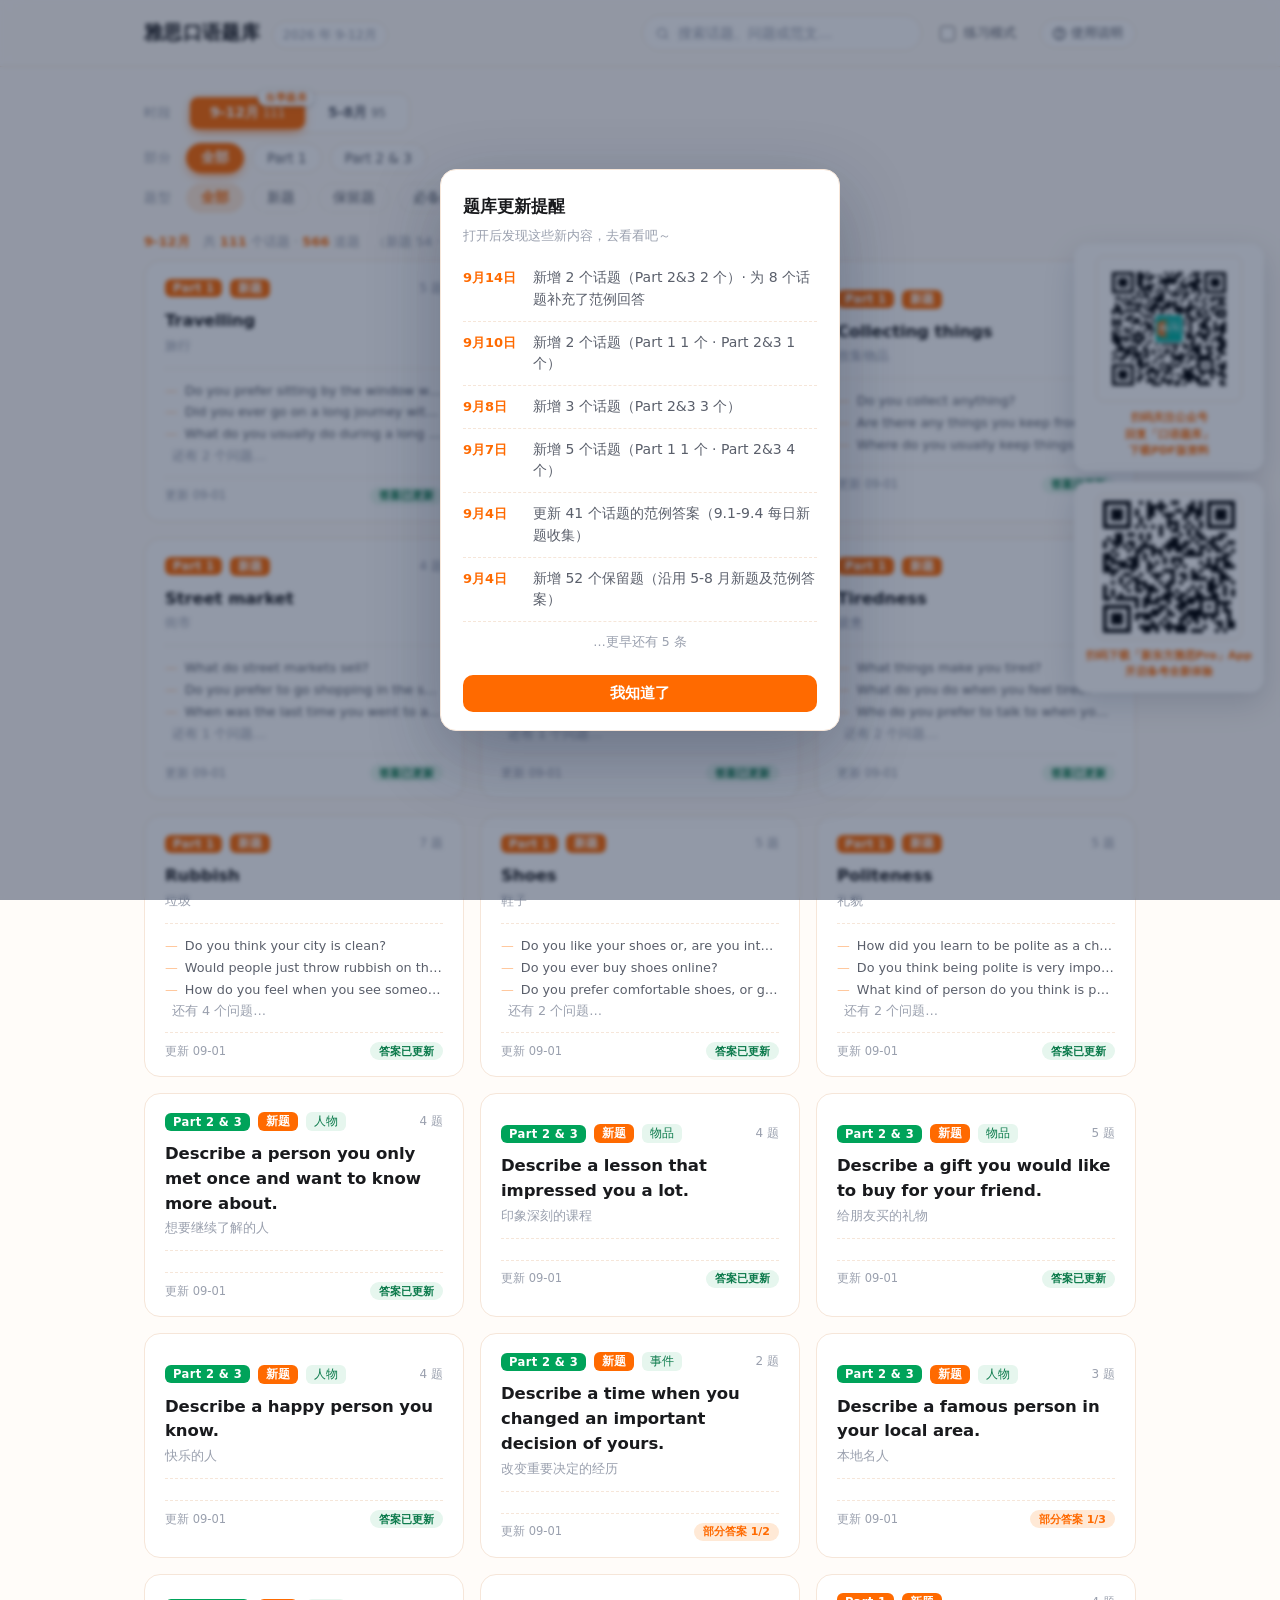
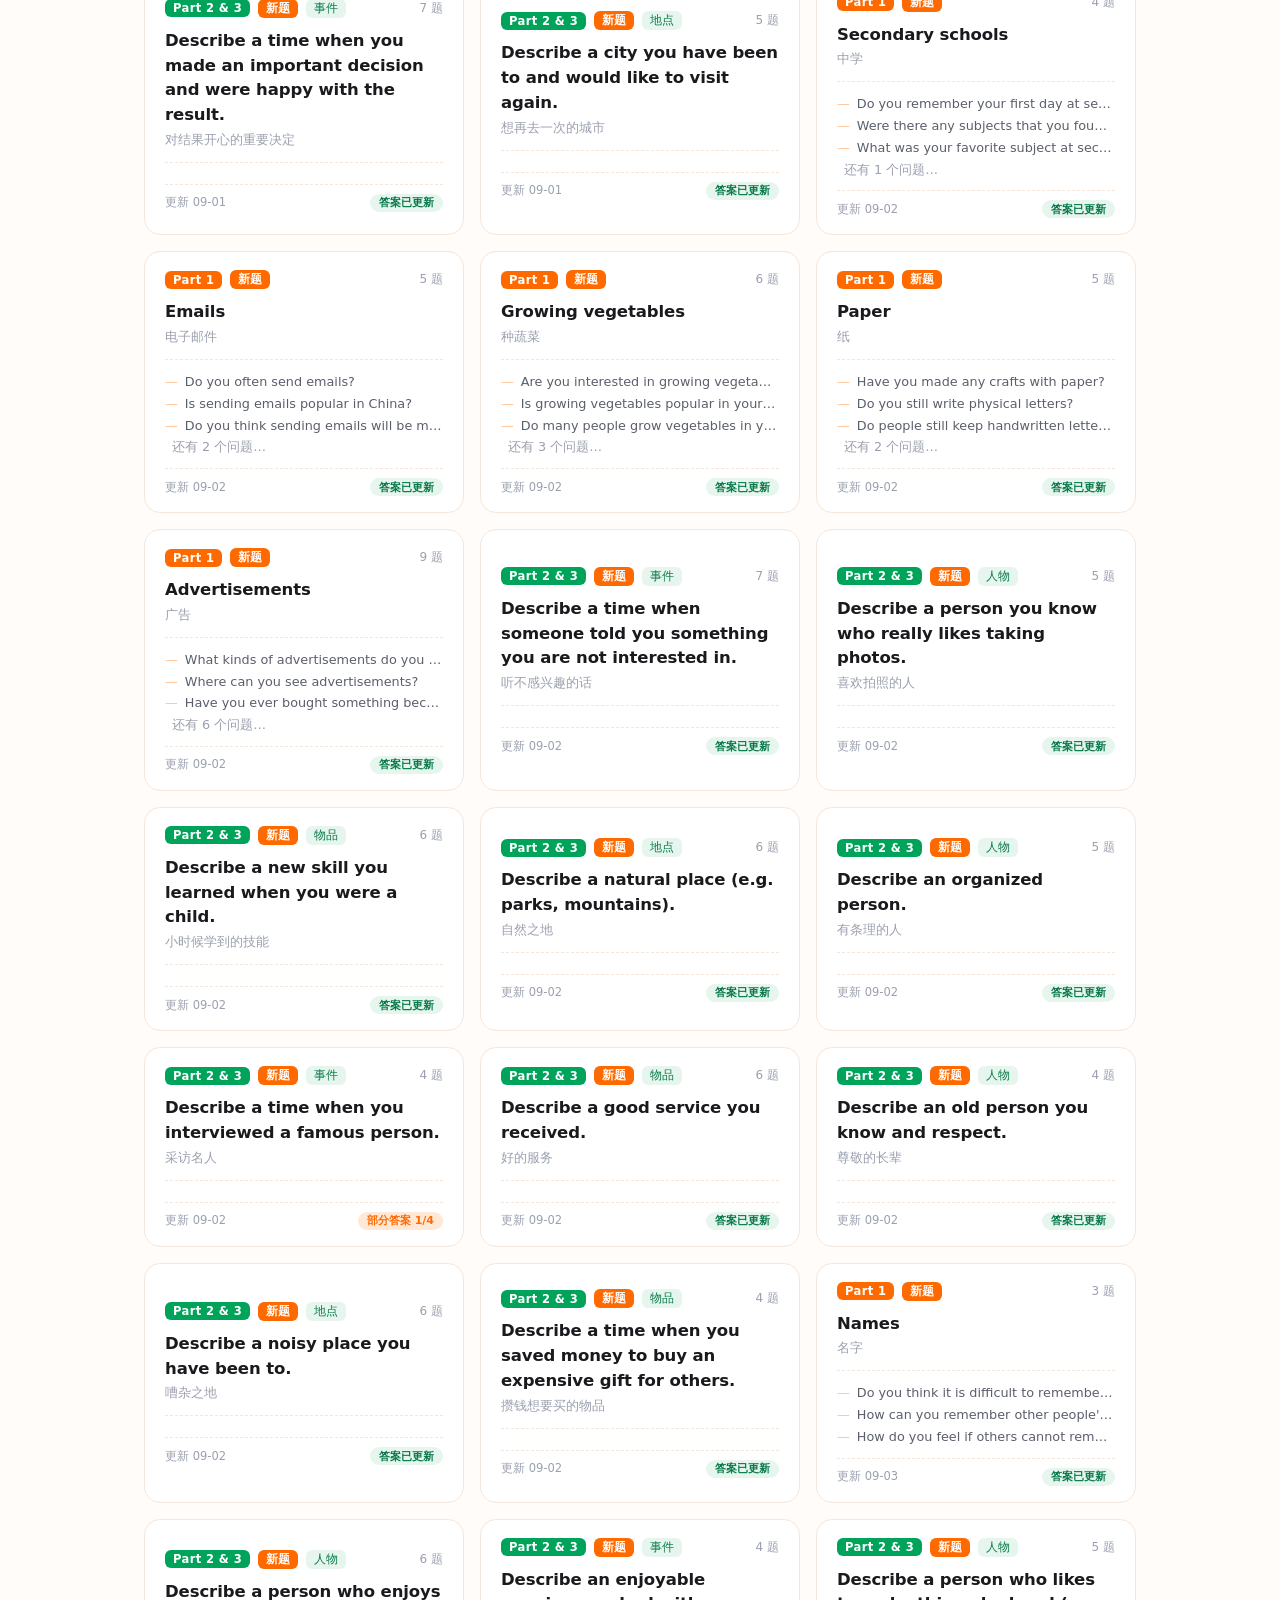
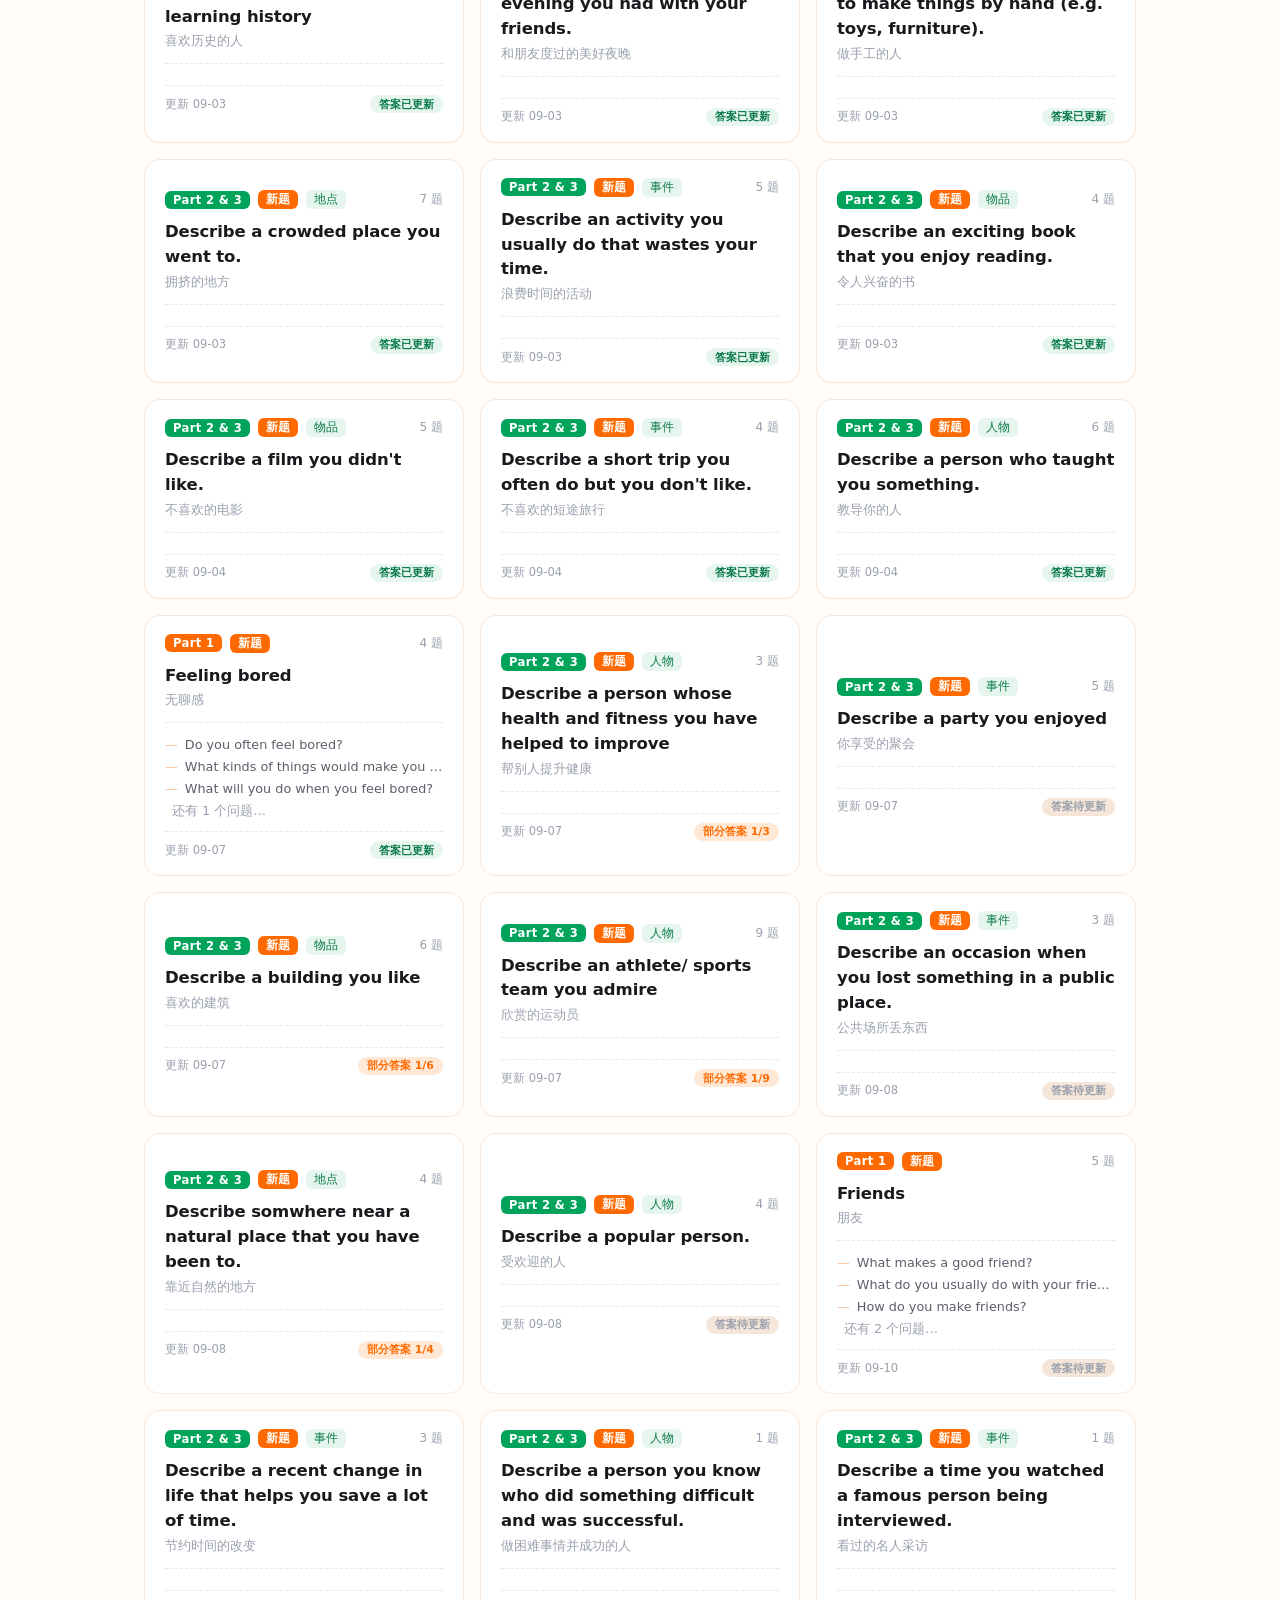
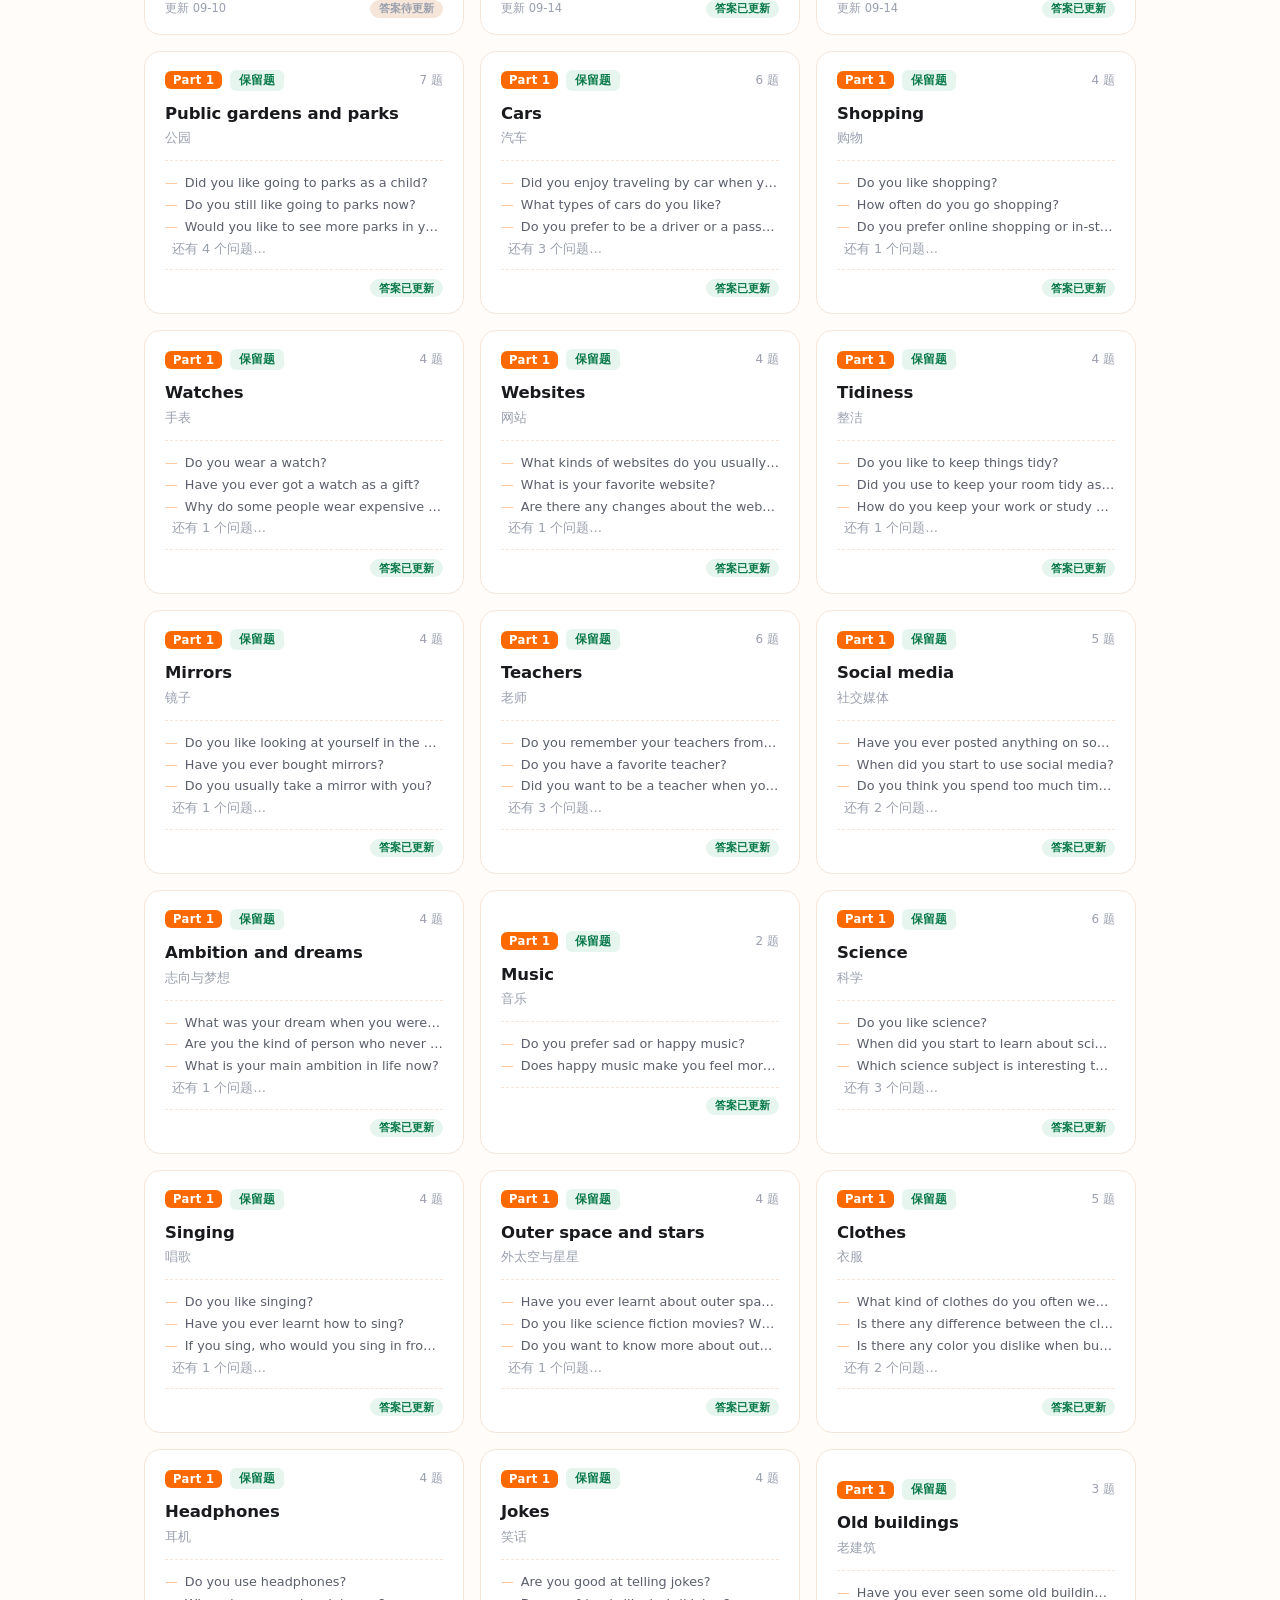
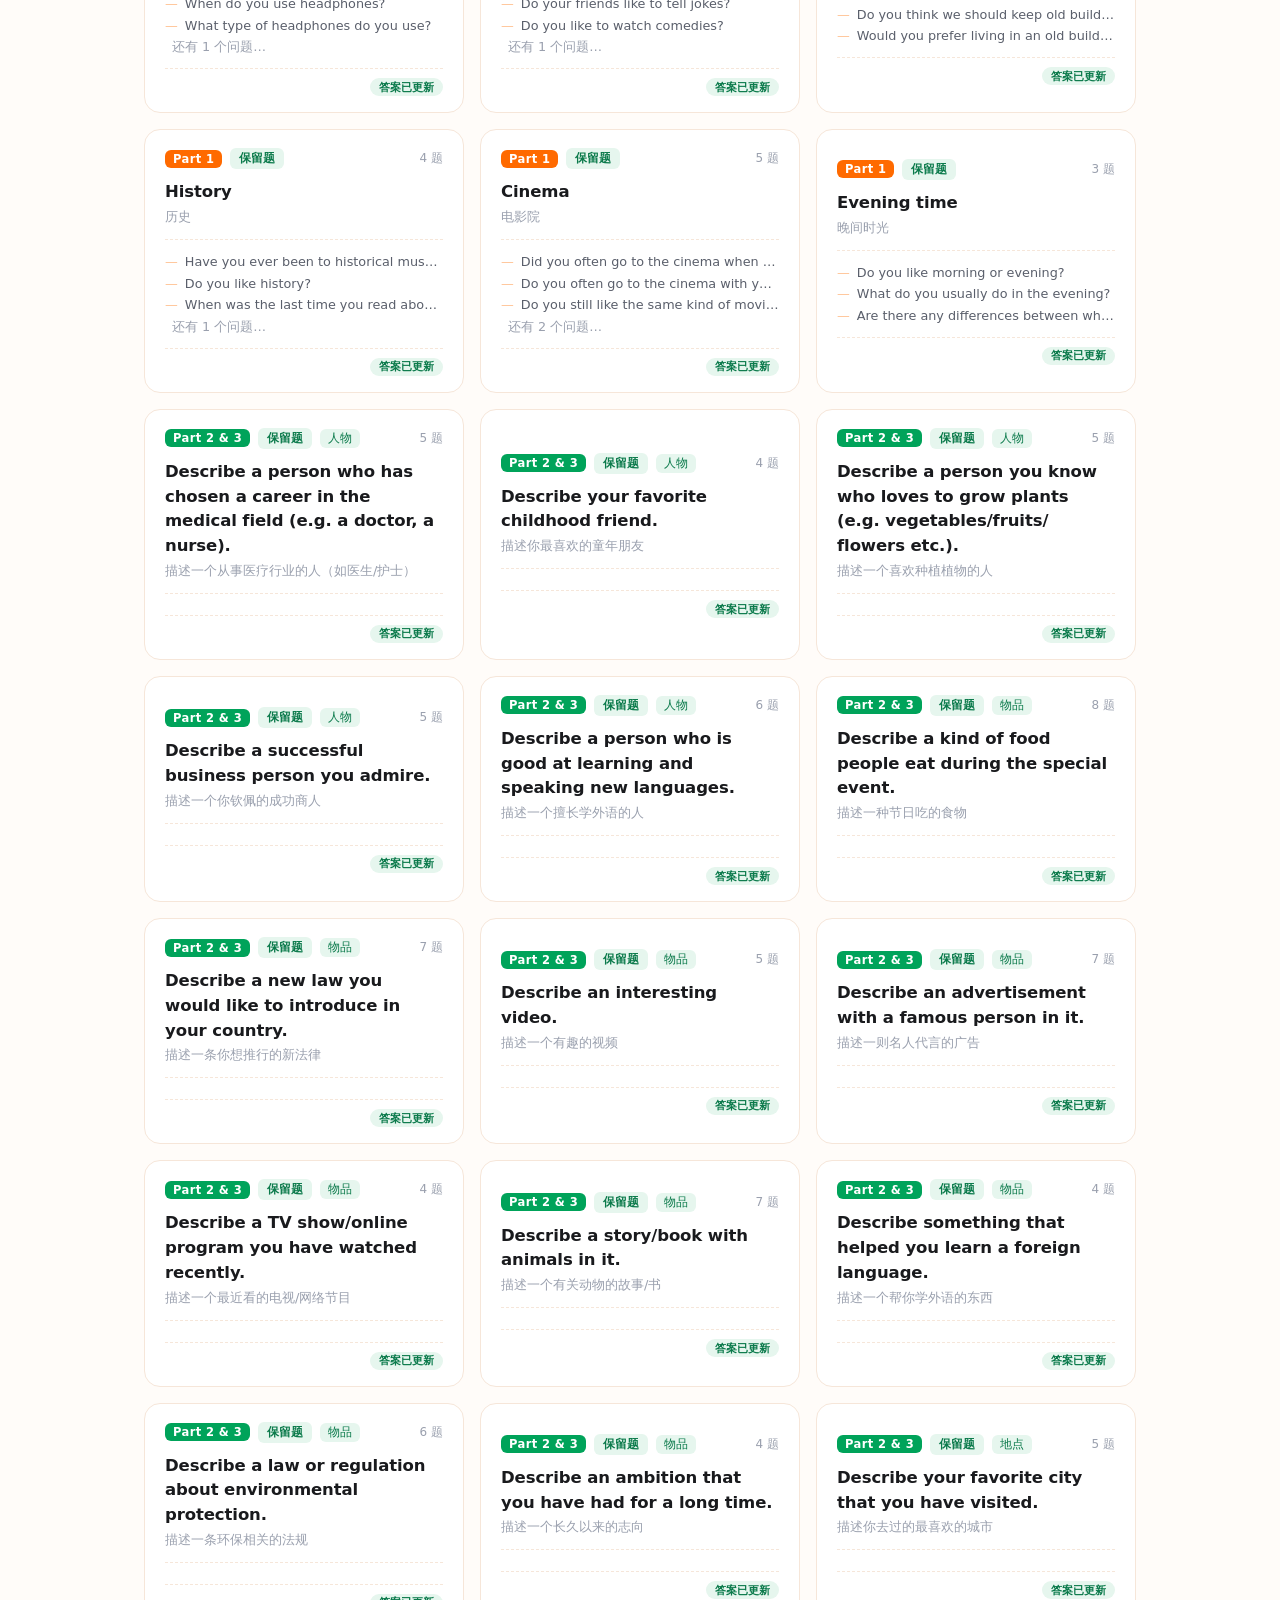
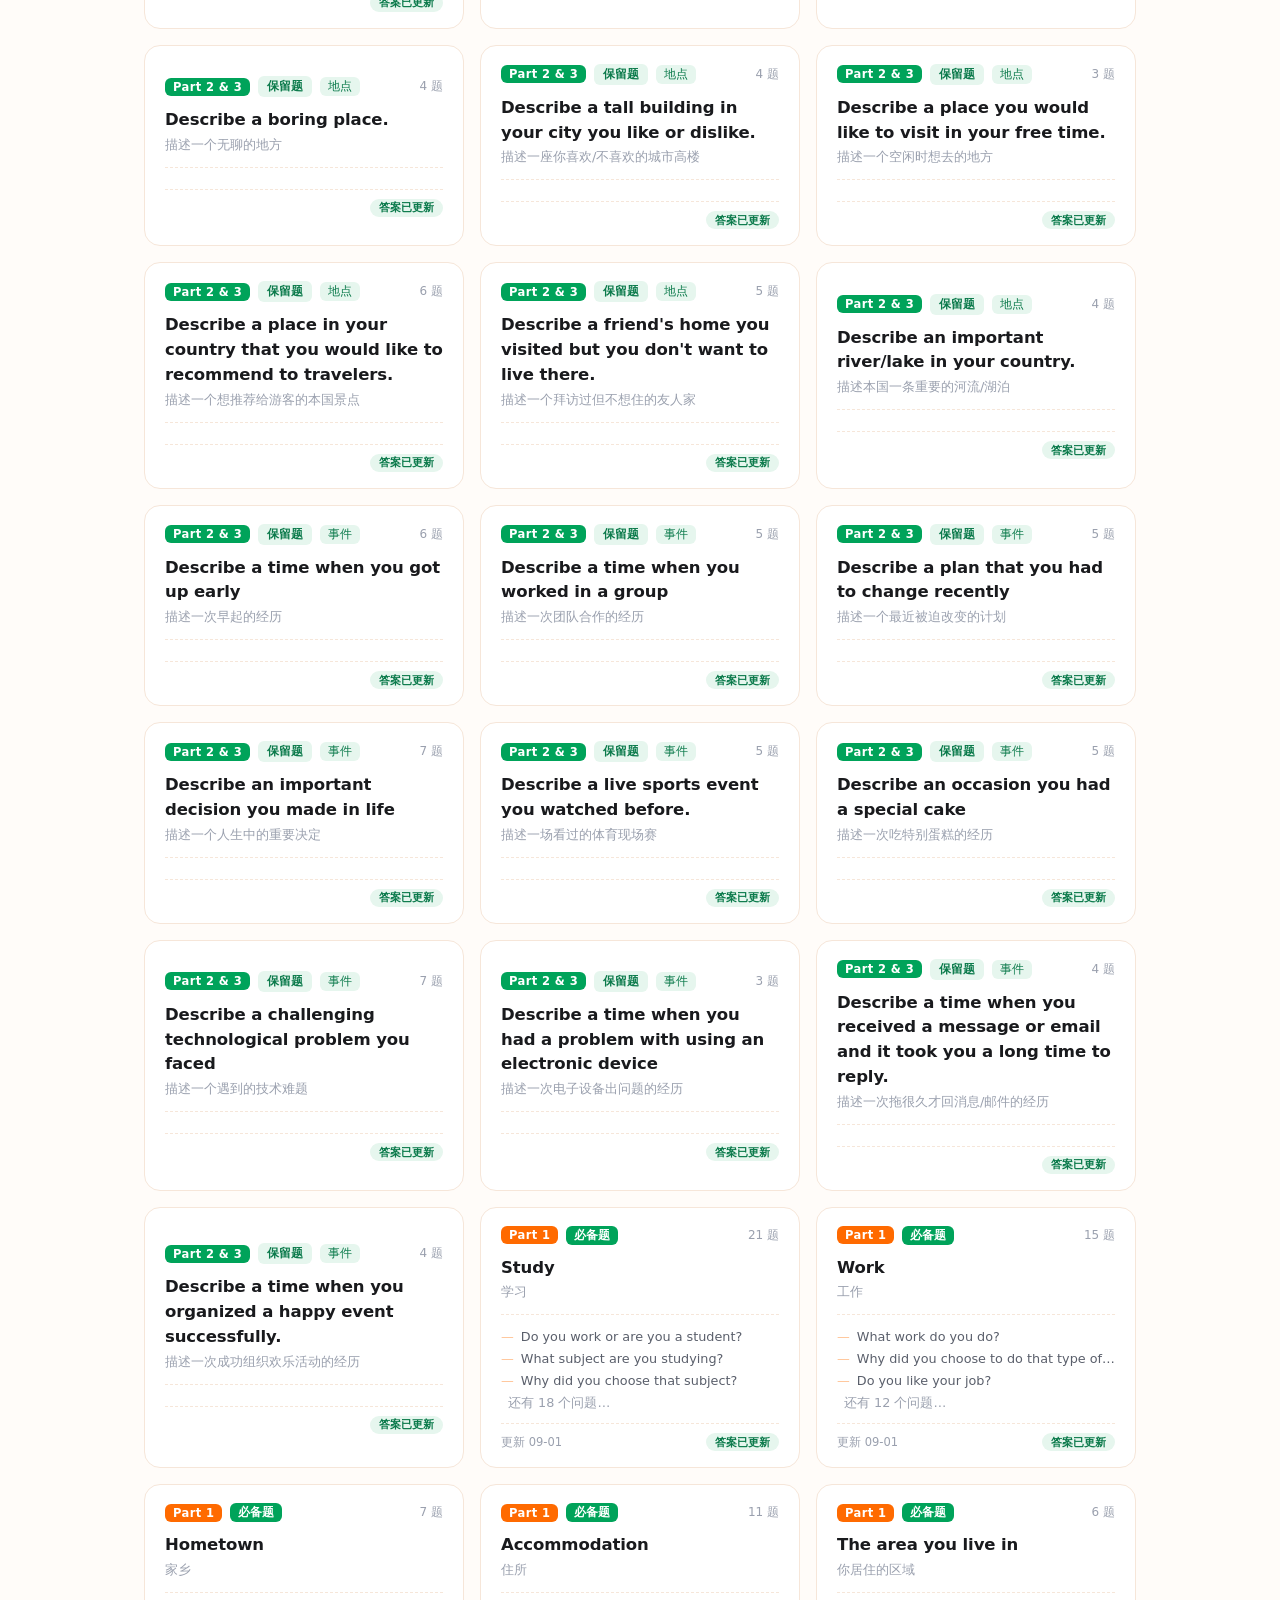
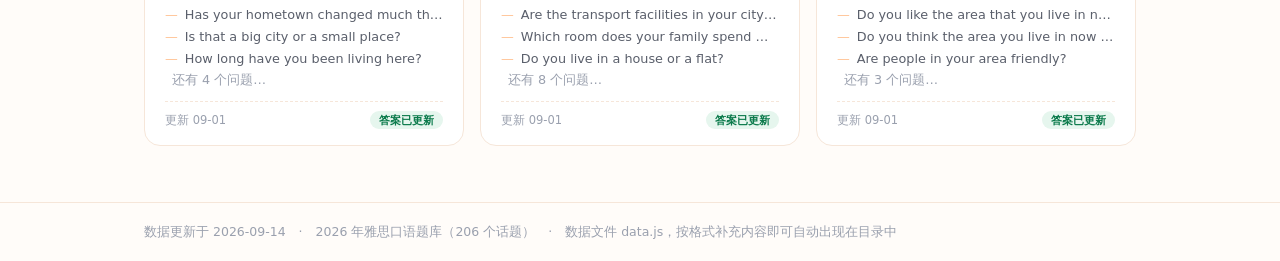
<file: index.html>
<!DOCTYPE html>
<html lang="zh-CN">
<head>
<meta charset="UTF-8">
<meta name="viewport" content="width=device-width, initial-scale=1">
<title>雅思口语题库</title>
<link rel="stylesheet" href="assets/style.css?v=202609141">
<script>
var _hmt = _hmt || [];
(function() {
  var hm = document.createElement("script");
  hm.src = "https://hm.baidu.com/hm.js?db0a7ad78994e8f35a69f28b2bc7a72a";
  var s = document.getElementsByTagName("script")[0];
  s.parentNode.insertBefore(hm, s);
})();
</script>
</head>
<body>

<header class="site-header">
  <div class="wrap header-inner">
    <div class="brand" id="brand">
      <h1>雅思口语题库</h1>
      <span class="season" id="seasonTag"></span>
    </div>
    <div class="header-tools">
      <div class="search-box">
        <svg viewBox="0 0 24 24" class="icon"><circle cx="11" cy="11" r="7"/><path d="M20 20l-3.5-3.5"/></svg>
        <input type="search" id="search" placeholder="搜索话题、问题或范文…" autocomplete="off">
        <button class="clear-btn" id="clearSearch" title="清空">×</button>
      </div>
      <label class="practice-switch" id="practiceSwitch" title="隐藏范文，先自己答">
        <input type="checkbox" id="practiceToggle">
        <span>练习模式</span>
      </label>
      <button class="help-btn" id="helpBtn" type="button" title="使用说明">
        <svg viewBox="0 0 16 16" width="13" height="13" aria-hidden="true"><circle cx="8" cy="8" r="7" fill="none" stroke="currentColor" stroke-width="1.6"/><path d="M6.2 6a1.9 1.9 0 1 1 2.6 1.8c-.6.3-.8.7-.8 1.4" fill="none" stroke="currentColor" stroke-width="1.5" stroke-linecap="round"/><circle cx="8" cy="12.2" r="1" fill="currentColor"/></svg>
        <span class="help-label">使用说明</span>
      </button>
    </div>
  </div>
</header>

<main class="wrap">

  <!-- 目录页 -->
  <section id="pageList">
    <div class="filter-bar">
      <div class="filter-row">
        <span class="flabel">时段</span>
        <div class="seg" id="periodSeg"></div>
      </div>
      <div class="filter-row">
        <span class="flabel">部分</span>
        <div class="pills" id="partPills"></div>
      </div>
      <div class="filter-row" id="catRow">
        <span class="flabel">类别</span>
        <div class="pills pills-soft" id="catPills"></div>
      </div>
      <div class="filter-row">
        <span class="flabel">题型</span>
        <div class="pills pills-soft" id="statusPills"></div>
      </div>
    </div>
    <p class="stat" id="stat"></p>
    <div class="grid" id="topicGrid"></div>
    <div class="empty" id="listEmpty" hidden>没有匹配的话题，换个关键词试试。</div>
  </section>

  <!-- 详情页 -->
  <section id="pageDetail" hidden>
    <button class="back-btn" id="backBtn">← 返回目录</button>
    <article id="detailBody"></article>
  </section>

</main>

<footer class="site-footer">
  <div class="wrap"><span id="updatedTag"></span><span id="footNote"></span></div>
</footer>

<div class="float-col">
  <div class="float-qr qr-wide">
    <div class="qr-img-wrap"><img class="qr-img" src="assets/wechat-qrcode.jpg?v=202609141" alt="公众号二维码"></div>
    <div class="qr-caption">扫码关注公众号<br>回复「口语题库」<br>下载PDF版资料</div>
  </div>
  <div class="float-qr qr-wide" id="floatQr">
    <div class="qr-img-wrap"><img class="qr-img" src="assets/qr-code.png?v=202609034" alt="二维码"></div>
    <div class="qr-caption">扫码下载「新东方雅思Pro」App<br>开启备考全新体验</div>
  </div>
</div>

<div class="dl-mask" id="dlMask" hidden>
  <div class="dl-dialog">
    <button class="dlg-x" id="dlClose" aria-label="关闭">×</button>
    <h3 class="dl-title">下载 · 雅思口语题库 PDF</h3>
    <p class="dl-tip">填写手机号后即可开始下载，同一版本只需登记一次；资料出新版时需重新登记。</p>
    <div class="dl-frame" id="dlFrame"></div>
  </div>
</div>

<div class="update-mask" id="updateMask" hidden>
  <div class="update-dialog">
    <h3 class="ud-title">题库更新提醒</h3>
    <p class="ud-sub">打开后发现这些新内容，去看看吧～</p>
    <ul class="ud-list" id="updateList"></ul>
    <button class="ud-btn" id="updateClose">我知道了</button>
  </div>
</div>

<div class="toast" id="toast"></div>

<div class="help-mask" id="helpMask" hidden>
  <div class="help-dialog">
    <button class="dlg-x" id="helpClose" aria-label="关闭">×</button>
    <h3 class="help-title">雅思口语题库 · 使用说明</h3>
    <ul class="help-list">
      <li><b>换题时间：</b>雅思口语每年 <em>1 月 / 5 月 / 9 月</em> 换题。本页「<b>9-12月</b>」为当前考试季最新题库，「5-8月」仅供补充参考。</li>
      <li><b>适用考区：</b>题库按<b>中国大陆考区</b>机经整理，纸笔与机考通用。</li>
      <li><b>复习顺序：</b>先<b>必备题</b>（Study / Work / Hometown 开场必考）→ 再<b>新题</b>（当季新题出题率高）→ 后<b>保留题</b>。</li>
      <li><b>练习方法：</b>点开话题先开「练习模式」自答，再看范例回答；Part 2 计时练满 2 分钟。</li>
    </ul>
    <button class="help-ok" id="helpOk">我知道了</button>
  </div>
</div>

<script src="assets/data.js?v=202609141"></script>
<script src="assets/app.js?v=202609141"></script>
</body>
</html>
</file>
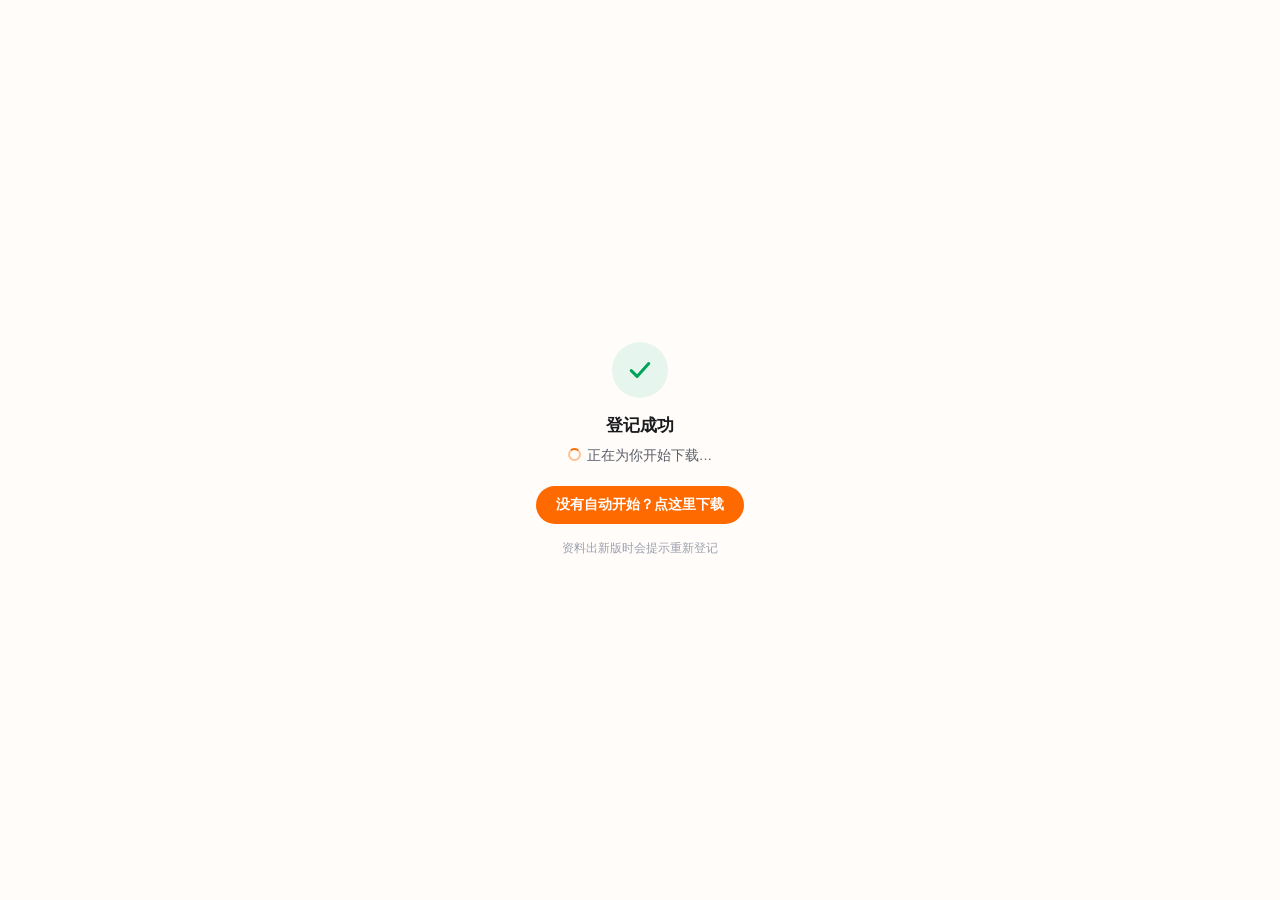
<file: download.html>
<!DOCTYPE html>
<html lang="zh-CN">
<head>
<meta charset="UTF-8">
<meta name="viewport" content="width=device-width, initial-scale=1">
<title>登记成功 · 雅思口语题库</title>
<style>
  *{box-sizing:border-box}
  body{
    margin:0;min-height:100vh;display:flex;align-items:center;justify-content:center;
    background:#fffcf9;color:#191a1d;
    font-family:-apple-system,BlinkMacSystemFont,"PingFang SC","Hiragino Sans GB","Microsoft YaHei",sans-serif;
    padding:28px 20px;
  }
  .box{text-align:center;max-width:340px}
  .tick{
    width:56px;height:56px;margin:0 auto 16px;border-radius:50%;
    background:#e6f6ee;display:flex;align-items:center;justify-content:center;
  }
  .tick svg{width:28px;height:28px}
  h1{font-size:17px;margin:0 0 8px;font-weight:600;letter-spacing:.2px}
  p{margin:0;font-size:13.5px;line-height:1.7;color:#5a5f6b}
  .manual{
    display:inline-block;margin-top:18px;padding:10px 20px;border-radius:999px;
    background:#ff6a00;color:#fff;text-decoration:none;font-size:13.5px;font-weight:600;
  }
  .manual:active{transform:scale(.98)}
  .hint{margin-top:14px;font-size:12px;color:#9aa0ae}
  .spin{
    display:inline-block;width:13px;height:13px;margin-right:6px;vertical-align:-1px;
    border:2px solid #ffc191;border-top-color:#ff6a00;border-radius:50%;
    animation:sp .7s linear infinite;
  }
  @keyframes sp{to{transform:rotate(360deg)}}
</style>
</head>
<body>
  <div class="box">
    <div class="tick">
      <svg viewBox="0 0 24 24" fill="none" stroke="#00a35a" stroke-width="2.6" stroke-linecap="round" stroke-linejoin="round">
        <path d="M4.5 12.5l5 5 10-11"/>
      </svg>
    </div>
    <h1>登记成功</h1>
    <p><span class="spin"></span>正在为你开始下载…</p>
    <a class="manual" href="assets/downloads/ielts-speaking-q3-2026.pdf" download="2026年第三季度雅思口语机经库-题目版.pdf">没有自动开始？点这里下载</a>
    <p class="hint">资料出新版时会提示重新登记</p>
  </div>

  <script>
    (function () {
      var PDF = "assets/downloads/ielts-speaking-q3-2026.pdf";
      var NAME = "2026年第三季度雅思口语机经库-题目版.pdf";

      // 在题库页弹窗（iframe）内打开时，通知父页面：登记完成，可以下载了
      try {
        if (window.parent && window.parent !== window) {
          window.parent.postMessage({ type: "ielts-dl-ok" }, "*");
        }
      } catch (e) { /* 跨域等异常忽略 */ }

      // 兜底：若 1.5 秒后仍未脱离 iframe（父页面未接管），本页自己触发一次下载
      setTimeout(function () {
        if (window.parent && window.parent !== window) return;
        var a = document.createElement("a");
        a.href = PDF;
        a.download = NAME;
        a.style.display = "none";
        document.body.appendChild(a);
        a.click();
        setTimeout(function () { a.remove(); }, 0);
      }, 1500);
    })();
  </script>
</body>
</html>
</file>
<file: assets/style.css>
/* ============================================================
   配色：底子做减法（近白、细线、大留白），强调色做加法
   四套主题写在下面，切换 body[data-theme] 即可
   ============================================================ */

:root{
  /* 中性（各主题共用） */
  --card:#ffffff;
  --ink:#191a1d;
  --ink-2:#5a5f6b;
  --ink-3:#9aa0ae;
  --radius:16px;
  --tip-bg:#1f2430;
  --shadow:0 1px 2px rgba(20,24,40,.04), 0 10px 24px rgba(20,24,40,.06);
}

/* ① 新东方橙绿 · Koolearn（默认）
   橙色打主色（按钮 / 筛选 / 高亮 / 数字），绿色做第二色（徽章 / 类别 / 题卡） */
:root, [data-theme="koolearn"]{
  --bg:#fffcf9;
  --line:#f6e6d9;
  --brand:#ff6a00;
  --brand-soft:#ffe9d6;
  --brand-line:#ffc191;
  --accent:#00a35a;
  --accent-soft:#e6f6ee;
  --accent-ink:#0b7a4b;
  --p1:#ff6a00;
  --p2:#00a35a;
  --p3:#0b7a4b;
  --hl-bg:#ffe9d6;
  --hl-line:#ff9d52;
  --tint:#fff6ee;
}
/* ② 晴空蓝 · Azure */
[data-theme="azure"]{
  --bg:#fbfcfe;
  --line:#e8edf5;
  --brand:#2563eb;
  --brand-soft:#e8f0fe;
  --brand-line:#bfd4fd;
  --accent:#0891b2;
  --accent-soft:#e3f4f9;
  --accent-ink:#0e7490;
  --p1:#2563eb;
  --p2:#7c3aed;
  --p3:#0891b2;
  --hl-bg:#dbeafe;
  --hl-line:#7da9fb;
  --tint:#f4f8ff;
}
/* ③ 湖水青 · Jade */
[data-theme="jade"]{
  --bg:#fafdfc;
  --line:#e2efea;
  --brand:#0d9488;
  --brand-soft:#dcf5f1;
  --brand-line:#a7e3d8;
  --accent:#4d7c0f;
  --accent-soft:#eef6e2;
  --accent-ink:#3f6212;
  --p1:#0d9488;
  --p2:#4d7c0f;
  --p3:#0284c7;
  --hl-bg:#ccfbf1;
  --hl-line:#5eccc0;
  --tint:#f2fbf9;
}
/* ④ 紫藤 · Violet */
[data-theme="violet"]{
  --bg:#fcfbff;
  --line:#ece7f7;
  --brand:#7c3aed;
  --brand-soft:#f0e9fe;
  --brand-line:#d3c4fb;
  --accent:#2563eb;
  --accent-soft:#e8f0fe;
  --accent-ink:#1d4ed8;
  --p1:#7c3aed;
  --p2:#db2777;
  --p3:#2563eb;
  --hl-bg:#ede9fe;
  --hl-line:#b39cf7;
  --tint:#f8f5ff;
}

*{box-sizing:border-box}
html,body{margin:0;padding:0}
body{
  background:var(--bg);
  color:var(--ink);
  font-family:"PingFang SC","Hiragino Sans GB","Microsoft YaHei",-apple-system,"Segoe UI",system-ui,sans-serif;
  font-size:16px;
  line-height:1.75;
  -webkit-font-smoothing:antialiased;
  transition:background .25s ease;
}
.wrap{max-width:1040px;margin:0 auto;padding:0 24px}

/* ---------- header ---------- */
.site-header{
  position:sticky;top:0;z-index:50;
  background:color-mix(in srgb, var(--bg) 88%, transparent);
  backdrop-filter:saturate(180%) blur(14px);
  border-bottom:1px solid var(--line);
}
@supports not (background: color-mix(in srgb, red 50%, blue)){
  .site-header{background:var(--bg)}
}
.header-inner{display:flex;align-items:center;justify-content:space-between;gap:20px;flex-wrap:wrap;padding-top:15px;padding-bottom:15px}
.brand{display:flex;align-items:baseline;gap:12px;cursor:pointer}
.brand h1{margin:0;font-size:19px;letter-spacing:.3px;font-weight:700}
.brand h1 em{font-style:normal;color:var(--brand)}
.season{font-size:12.5px;color:var(--ink-3);border:1px solid var(--line);border-radius:999px;padding:2px 10px;background:var(--card)}

.header-tools{display:flex;align-items:center;gap:14px;flex-wrap:wrap}
.search-box{position:relative;display:flex;align-items:center}
.search-box .icon{
  position:absolute;left:13px;width:15px;height:15px;
  fill:none;stroke:var(--ink-3);stroke-width:2;stroke-linecap:round;pointer-events:none;
}
.search-box input{
  width:280px;padding:9px 32px 9px 35px;font-size:14px;font-family:inherit;
  border:1px solid var(--line);border-radius:999px;background:var(--card);color:var(--ink);outline:none;
  transition:border-color .15s, box-shadow .15s;
}
.search-box input:focus{border-color:var(--brand-line);box-shadow:0 0 0 4px var(--brand-soft)}
.search-box input::placeholder{color:var(--ink-3)}
.search-box input::-webkit-search-cancel-button{display:none}
.clear-btn{
  position:absolute;right:8px;width:20px;height:20px;line-height:18px;text-align:center;
  border:none;background:var(--line);color:var(--ink-2);border-radius:50%;cursor:pointer;font-size:14px;display:none;
}
.search-box.has-value .clear-btn{display:block}

.practice-switch{display:inline-flex;align-items:center;gap:6px;font-size:13px;color:var(--ink-2);cursor:pointer;user-select:none;white-space:nowrap}
.practice-switch input{accent-color:var(--brand);width:15px;height:15px;cursor:pointer}

/* 题目身份标签：橙系=本季重点（新题实心、改编描边），绿系=必备/保留（实心 vs 浅底） */
.stag{font-size:11.5px;font-weight:600;padding:2px 8px;border-radius:6px;white-space:nowrap;flex:none}
.st-new{background:var(--brand);color:#fff}
.st-must{background:var(--accent);color:#fff}
.st-keep{background:var(--accent-soft);color:var(--accent-ink);border:1px solid transparent}
.st-none{background:var(--line);color:var(--ink-3);border:1px solid transparent}

/* ---------- filter bar ---------- */
.filter-bar{display:flex;flex-direction:column;gap:10px;padding:26px 0 2px}
.filter-row{display:flex;align-items:center;gap:14px;flex-wrap:wrap}
.flabel{flex:none;width:28px;font-size:12.5px;color:var(--ink-3);letter-spacing:1px}
.filter-row[hidden]{display:none !important}
.pills{display:flex;gap:8px;flex-wrap:wrap}

/* 时段切换（segmented control） */
.seg{display:inline-flex;background:var(--card);border:1px solid var(--line);border-radius:11px;padding:3px;gap:3px}
.sbtn{
  position:relative;
  border:none;background:none;font-family:inherit;font-size:14px;font-weight:600;
  color:var(--ink-2);padding:7px 20px;border-radius:8px;cursor:pointer;
  transition:background .16s, color .16s;
}
.sbtn:hover{color:var(--ink)}
.sbtn.active{background:var(--brand);color:#fff;box-shadow:0 4px 12px -4px var(--brand)}
.sbtn .cnt{font-size:11.5px;font-weight:500;margin-left:4px;opacity:.85}
.sbtn.active .cnt{opacity:1}

/* 当季题库 · 右上角角标 */
.hot-tag{
  position:absolute;top:-7px;right:-9px;z-index:2;
  font-size:9.5px;font-weight:700;letter-spacing:.5px;
  color:#fff;background:var(--brand);border-radius:999px;
  padding:1.5px 7px;white-space:nowrap;
  box-shadow:0 1px 4px rgba(0,0,0,.18);
}
.sbtn.active .hot-tag{background:#fff;color:var(--brand);box-shadow:0 1px 5px rgba(0,0,0,.22)}

/* 月份计数 */
.pill .cnt{font-size:11px;margin-left:3px;opacity:.8;font-variant-numeric:tabular-nums}
.pill.off{opacity:.45;cursor:not-allowed;pointer-events:none}
.pill{
  border:1px solid var(--line);background:var(--card);color:var(--ink-2);
  border-radius:999px;padding:5px 14px;font-size:13.5px;cursor:pointer;font-family:inherit;
  transition:all .16s;
}
.pill:hover{border-color:var(--brand-line);color:var(--ink)}
.pill.active{background:var(--brand);border-color:var(--brand);color:#fff;font-weight:600;box-shadow:0 4px 12px -4px var(--brand)}
.pills-soft .pill{background:transparent;border-style:dashed}
.pills-soft .pill.active{background:var(--brand-soft);border-style:solid;border-color:var(--brand-soft);color:var(--brand);font-weight:700;box-shadow:none}

.stat{margin:16px 0 6px;font-size:13px;color:var(--ink-3)}
.stat b{color:var(--brand);font-weight:700}
.stat-scope{color:var(--brand);font-weight:600}

/* ---------- card grid ---------- */
.grid{display:grid;grid-template-columns:repeat(auto-fill,minmax(300px,1fr));gap:16px;padding-bottom:56px}
.topic-card{
  position:relative;overflow:hidden;
  display:block;text-align:left;width:100%;font-family:inherit;
  background:var(--card);border:1px solid var(--line);border-radius:var(--radius);
  padding:18px 20px 16px;cursor:pointer;
  transition:transform .18s ease, box-shadow .18s ease, border-color .18s ease;
}
.topic-card::before{
  content:"";position:absolute;left:0;top:0;bottom:0;width:3px;
  background:var(--brand);opacity:0;transition:opacity .18s;
}
.topic-card:hover{transform:translateY(-3px);box-shadow:var(--shadow);border-color:var(--brand-line)}
.topic-card:hover::before{opacity:1}
.tc-top{display:flex;align-items:center;gap:8px;margin-bottom:11px}
.badge{font-size:11.5px;font-weight:700;letter-spacing:.4px;padding:2px 8px;border-radius:6px;color:#fff}
.badge.p1{background:var(--p1)}
.badge.p2{background:var(--p2)}
.badge.p3{background:var(--p3)}
.cat{font-size:12px;font-weight:500;color:var(--accent-ink);background:var(--accent-soft);border-radius:6px;padding:1px 8px}
.tc-count{margin-left:auto;font-size:12px;color:var(--ink-3)}
.tc-title{font-size:16.5px;font-weight:650;line-height:1.5;color:var(--ink);margin:0 0 3px;letter-spacing:-.1px}
.tc-title-cn{font-size:13px;color:var(--ink-3);margin:0 0 13px}
.tc-preview{list-style:none;margin:0;padding:11px 0 0;border-top:1px dashed var(--line)}
.tc-preview li{
  font-size:12.8px;color:var(--ink-2);line-height:1.7;
  white-space:nowrap;overflow:hidden;text-overflow:ellipsis;
}
.tc-preview li::before{content:"—";color:var(--brand-line);margin-right:7px}
.tc-preview li.more{color:var(--ink-3)}
.tc-preview li.more::before{content:""}

/* 卡片底部：更新时间 + 答案状态 */
.tc-foot{display:flex;align-items:center;justify-content:space-between;gap:10px;margin-top:10px;padding-top:9px;border-top:1px dashed var(--line)}
.tc-foot .tc-date{font-size:11.5px;color:var(--ink-3)}
.ans-tag{font-size:11px;font-weight:600;padding:1.5px 9px;border-radius:999px;white-space:nowrap}
.ans-tag.ok{background:var(--accent-soft);color:var(--accent-ink)}
.ans-tag.partial{background:var(--brand-soft);color:var(--brand)}
.ans-tag.none{background:var(--line);color:var(--ink-3)}

/* 右侧浮动栏：下载按钮 + 二维码卡片（常驻） */
.float-col{
  position:fixed;right:16px;top:52%;transform:translateY(-50%);
  display:flex;flex-direction:column;align-items:stretch;gap:10px;z-index:90;
}
.float-dl{
  display:flex;align-items:center;justify-content:center;gap:8px;
  width:158px;padding:9px 8px;border:none;border-radius:12px;
  background:linear-gradient(135deg,var(--brand),var(--brand-deep,var(--brand)));
  color:#fff;font-weight:700;line-height:1.35;
  font-family:inherit;cursor:pointer;
  box-shadow:0 10px 24px -6px rgba(255,106,0,.5);
  transition:transform .15s, box-shadow .15s;
}
.float-dl:hover{transform:translateY(-1px);box-shadow:0 14px 30px -6px rgba(255,106,0,.6)}
.float-dl svg{flex:none}
.float-dl .dl-text{display:flex;flex-direction:column;align-items:flex-start;gap:1px;min-width:0}
.float-dl .dl-l1{font-size:15px;white-space:nowrap}
.float-dl .dl-l2{font-size:13px;white-space:nowrap;opacity:.94}

.float-qr{
  width:170px;background:#fff;border-radius:14px;
  padding:8px 10px 12px;
  box-shadow:0 10px 32px rgba(15,30,60,.16),0 1px 3px rgba(15,30,60,.08);
  text-align:center;
}
.qr-img-wrap{
  width:146px;height:146px;margin:4px auto 8px;padding:6px;
  border-radius:8px;background:#fff;border:1px solid var(--line);
  display:flex;align-items:center;justify-content:center;
}
.qr-img{width:100%;height:100%;display:block}
.qr-caption{
  font-size:12px;font-weight:600;color:var(--brand);
  letter-spacing:.5px;line-height:1.4;
}
/* 二维码卡片加宽版：文案较长（如「扫码下载「新东方雅思Pro」App」约 17 字符），需整行放下不折行 */
.float-qr.qr-wide{width:190px}
.float-qr.qr-wide .qr-caption{font-size:11px;letter-spacing:0;line-height:1.5}
@media (max-width: 768px){
  .float-col{right:8px;top:auto;bottom:14px;transform:none;gap:8px}
  .float-dl{width:150px;padding:8px 8px}
  .float-dl .dl-l1{font-size:14px}
  .float-dl .dl-l2{font-size:12px}
  .float-qr{width:150px;padding:6px 8px 10px}
  .float-qr.qr-wide{width:180px}
  .float-qr.qr-wide .qr-caption{font-size:10.5px}
  .qr-img-wrap{width:126px;height:126px}
}

/* 资料登记下载弹层 */
.dl-mask{
  position:fixed;inset:0;background:rgba(15,30,60,.45);backdrop-filter:blur(2px);
  display:flex;align-items:center;justify-content:center;z-index:220;
}
.dl-mask[hidden]{display:none}
.dl-dialog{
  position:relative;width:min(420px,calc(100vw - 44px));
  background:var(--card);border:1px solid var(--line);border-radius:16px;
  padding:22px 20px 18px;box-shadow:0 24px 70px rgba(15,30,60,.3);
  animation:pop .22s ease;
}
.dl-title{font-size:16px;font-weight:700;margin:0 0 6px;color:var(--ink)}
.dl-tip{font-size:12.5px;color:var(--ink-3);line-height:1.6;margin:0 0 12px}
.dl-frame{border:1px solid var(--line);border-radius:10px;overflow:hidden;background:#fff;min-height:300px}
.dl-frame iframe{display:block;width:100%;height:430px;border:none}

/* 轻提示 */
.toast{
  position:fixed;left:50%;bottom:44px;transform:translateX(-50%) translateY(10px);
  background:rgba(20,28,45,.92);color:#fff;font-size:13.5px;
  padding:10px 18px;border-radius:999px;z-index:300;opacity:0;
  transition:opacity .2s, transform .2s;pointer-events:none;max-width:82vw;text-align:center;
}
.toast.show{opacity:1;transform:translateX(-50%) translateY(0)}

.empty{text-align:center;color:var(--ink-3);font-size:14px;padding:60px 0}

/* ---------- detail ---------- */
.back-btn{
  border:none;background:none;color:var(--ink-2);font-family:inherit;font-size:14px;
  cursor:pointer;padding:0;margin:26px 0 4px;
}
.back-btn:hover{color:var(--brand)}

.detail-head{margin:6px 0 24px;padding-bottom:22px;border-bottom:1px solid var(--line)}
.detail-head h2{margin:11px 0 4px;font-size:27px;line-height:1.35;letter-spacing:-.4px}
.detail-cn{color:var(--ink-3);font-size:15px;margin:0}
.detail-meta{display:flex;align-items:center;gap:8px;flex-wrap:wrap}
.detail-note{
  display:inline-flex;align-items:center;gap:6px;margin:10px 0 0;
  font-size:13px;color:var(--ink-2);background:var(--tint);
  border-radius:8px;padding:5px 11px;
}
.detail-note::before{content:"改编说明";font-size:11.5px;font-weight:700;color:var(--brand);letter-spacing:.5px}

.cue-card{
  background:var(--accent-soft);border:1px solid var(--accent-soft);border-left:3px solid var(--accent);
  border-radius:12px;padding:16px 20px;margin:0 0 26px;
  font-size:15px;color:var(--ink-2);white-space:pre-line;line-height:1.95;
}

.section-title{
  display:flex;align-items:center;gap:10px;
  font-size:12.5px;font-weight:700;letter-spacing:1.2px;color:var(--brand);
  margin:36px 0 14px;text-transform:uppercase;
}
.section-title::after{content:"";flex:1;height:1px;background:var(--line)}

.q-block{border:1px solid var(--line);border-radius:14px;background:var(--card);margin-bottom:12px;overflow:hidden}
.q-head{
  display:flex;gap:12px;align-items:flex-start;width:100%;text-align:left;
  padding:15px 18px;border:none;background:none;cursor:pointer;font-family:inherit;
}
.q-head:hover{background:var(--tint)}
.q-num{
  flex:none;width:22px;height:22px;border-radius:50%;background:var(--brand-soft);color:var(--brand);
  font-size:12px;font-weight:700;display:flex;align-items:center;justify-content:center;margin-top:3px;
}
.q-num-a{background:var(--accent);color:#fff}
.q-text{flex:1;font-size:16px;font-weight:600;line-height:1.6;color:var(--ink)}
.q-cn{display:block;font-size:13px;font-weight:400;color:var(--ink-3);margin-top:2px}
.q-arrow{flex:none;color:var(--ink-3);font-size:11px;margin-top:7px;transition:transform .18s}
.q-block.collapsed .q-arrow{transform:rotate(-90deg)}

.answer{padding:2px 18px 18px 52px;border-top:1px dashed var(--line);margin-top:-1px}
.q-block.collapsed .answer{display:none}
.a-label{font-size:11.5px;letter-spacing:.8px;color:var(--brand);font-weight:700;margin:13px 0 4px}
.a-text{font-size:15.5px;line-height:1.95;color:#2b2d33;margin:0}
.a-text.pending{color:var(--ink-3);font-style:italic;font-size:14px}

/* 录入日期 */
.tc-date{font-size:12px;color:var(--ink-3);white-space:nowrap}

/* ---------- 录音 / 视频播放器 ---------- */
.media-list{margin:13px 0 2px;display:flex;flex-direction:column;gap:9px}
.player{
  display:flex;align-items:center;gap:12px;
  padding:9px 13px;border:1px solid var(--line);border-radius:12px;background:var(--tint);
  transition:border-color .18s, background .18s;
}
.player.playing{border-color:var(--brand-line);background:var(--brand-soft)}
.p-btn{
  flex:none;width:30px;height:30px;border:none;border-radius:50%;
  background:var(--brand);display:flex;align-items:center;justify-content:center;
  cursor:pointer;transition:transform .12s;
}
.p-btn:hover{transform:scale(1.07)}
.p-btn:disabled{background:var(--ink-3);cursor:not-allowed;transform:none}
.p-main{flex:1;min-width:0}
.p-row{display:flex;justify-content:space-between;align-items:baseline;gap:12px;margin-bottom:6px}
.p-name{
  font-size:13px;font-weight:600;color:var(--ink);
  overflow:hidden;text-overflow:ellipsis;white-space:nowrap;
}
.p-time{font-size:11.5px;color:var(--ink-3);flex:none;font-variant-numeric:tabular-nums}
.p-bar{height:8px;border-radius:99px;background:var(--brand-soft);cursor:pointer;touch-action:none}
.player.playing .p-bar{background:var(--brand-line)}
.p-fill{height:100%;width:0;border-radius:99px;background:var(--brand);transition:width .1s linear}
.player.failed .p-bar{display:none}
.player.failed .p-time{color:var(--ink-2)}
.player-video{flex-direction:column;align-items:stretch}
.player-video .p-name{margin:2px 0 8px}
.player-video video{width:100%;border-radius:10px;background:#12141a;max-height:340px}
.answer .media-list{margin-left:-34px;margin-right:-6px}

/* 高分表达高亮 */
.hl{
  background:var(--hl-bg);border-bottom:1.5px dashed var(--hl-line);
  border-radius:3px;padding:0 1px;cursor:help;position:relative;
}
.hl::after{
  content:attr(data-tip);
  position:absolute;left:50%;bottom:calc(100% + 8px);transform:translateX(-50%);
  background:var(--tip-bg);color:#fff;font-size:12.5px;line-height:1.5;
  padding:6px 10px;border-radius:8px;white-space:normal;width:max-content;max-width:210px;
  opacity:0;visibility:hidden;transition:opacity .14s;z-index:20;pointer-events:none;
  box-shadow:0 8px 20px rgba(20,24,40,.22);
}
.hl:hover::after,.hl:focus::after{opacity:1;visibility:visible;outline:none}

.wordlist{
  margin:36px 0 60px;padding:20px 22px;background:var(--tint);border:1px solid var(--brand-soft);border-radius:14px;
}
.wordlist h3{margin:0 0 14px;font-size:14px;letter-spacing:.4px;color:var(--brand)}
.wl-grid{display:grid;grid-template-columns:repeat(auto-fill,minmax(230px,1fr));gap:9px 24px}
.wl-item{font-size:13.5px;line-height:1.6;display:flex;gap:8px}
.wl-en{color:var(--ink);font-weight:600;flex:none}
.wl-cn{color:var(--ink-3);font-size:12.8px}

.site-footer{border-top:1px solid var(--line);padding:18px 0;color:var(--ink-3);font-size:12.5px}
.site-footer code{background:var(--tint);padding:1px 6px;border-radius:4px;font-size:12px}

@media (max-width:640px){
  .wrap{padding:0 16px}
  .search-box input{width:100%;min-width:190px}
  .header-tools{width:100%}
  .detail-head h2{font-size:22px}
  .answer{padding-left:18px}
  .grid{grid-template-columns:1fr}
}

/* 更新公告弹窗 */
.update-mask{
  position:fixed;inset:0;background:rgba(15,30,60,.45);backdrop-filter:blur(2px);
  display:flex;align-items:center;justify-content:center;z-index:200;
}
.update-mask[hidden]{display:none}
.update-dialog{
  width:min(400px, calc(100vw - 48px));
  background:var(--card);border:1px solid var(--line);
  border-radius:16px;padding:22px 22px 18px;
  box-shadow:0 24px 70px rgba(15,30,60,.3);
  animation:pop .22s ease;
}
@keyframes pop{from{transform:scale(.92);opacity:0}to{transform:scale(1);opacity:1}}
.ud-title{font-size:17px;font-weight:700;margin:0 0 4px;color:var(--ink)}
.ud-sub{font-size:12.5px;color:var(--ink-3);margin:0 0 10px}
.ud-list{list-style:none;margin:0 0 14px;padding:0}
.ud-list li{
  display:flex;gap:12px;align-items:baseline;
  padding:10px 0;border-top:1px dashed var(--line);
  font-size:14px;color:var(--ink-2);line-height:1.55;
}
.ud-list li:first-child{border-top:none}
.ud-list li b{flex:none;min-width:58px;color:var(--brand);font-weight:700;font-size:13px}
.ud-btn{
  width:100%;padding:9px 0;border:none;border-radius:10px;
  background:var(--brand);color:#fff;font-size:15px;font-weight:600;
  cursor:pointer;font-family:inherit;transition:filter .15s;
}
.ud-btn:hover{filter:brightness(1.08)}
.ud-list li.ud-more{color:var(--ink-3);font-size:12.5px;justify-content:center}

/* 右上角「使用说明」按钮 */
.help-btn{
  display:inline-flex;align-items:center;gap:5px;margin-left:10px;
  padding:5px 12px;border:1px solid var(--line);background:var(--card);
  color:var(--ink-2);border-radius:999px;font-size:12.5px;font-family:inherit;
  cursor:pointer;white-space:nowrap;transition:all .15s;
}
.help-btn:hover{border-color:var(--brand-line);color:var(--brand)}
.help-btn svg{flex:none}
@media (max-width:640px){.help-label{display:none}.help-btn{padding:6px 9px;margin-left:8px}}

/* 使用说明弹层 */
.help-mask{
  position:fixed;inset:0;background:rgba(15,30,60,.45);backdrop-filter:blur(2px);
  display:flex;align-items:center;justify-content:center;z-index:210;
}
.help-mask[hidden]{display:none}
.help-dialog{
  position:relative;width:min(430px,calc(100vw - 44px));
  background:var(--card);border:1px solid var(--line);border-radius:16px;
  padding:24px 22px 18px;box-shadow:0 24px 70px rgba(15,30,60,.3);
  animation:pop .22s ease;
}
.dlg-x{
  position:absolute;top:8px;right:10px;width:26px;height:26px;padding:0;
  border:none;background:transparent;font-size:20px;line-height:1;
  color:var(--ink-3);cursor:pointer;border-radius:50%;font-family:inherit;
}
.dlg-x:hover{background:var(--tint);color:var(--ink)}
.help-title{font-size:16.5px;font-weight:700;margin:0 0 14px;color:var(--ink)}
.help-list{list-style:none;margin:0 0 16px;padding:0;display:flex;flex-direction:column;gap:12px}
.help-list li{
  font-size:13.5px;line-height:1.7;color:var(--ink-2);
  padding-left:16px;position:relative;
}
.help-list li::before{
  content:"";position:absolute;left:2px;top:9px;width:6px;height:6px;
  border-radius:50%;background:var(--brand);
}
.help-list em{font-style:normal;color:var(--brand);font-weight:600}
.help-ok{
  width:100%;padding:8px 0;border:none;border-radius:10px;
  background:var(--brand);color:#fff;font-size:14.5px;font-weight:600;
  cursor:pointer;font-family:inherit;transition:filter .15s;
}
.help-ok:hover{filter:brightness(1.08)}
</file>
